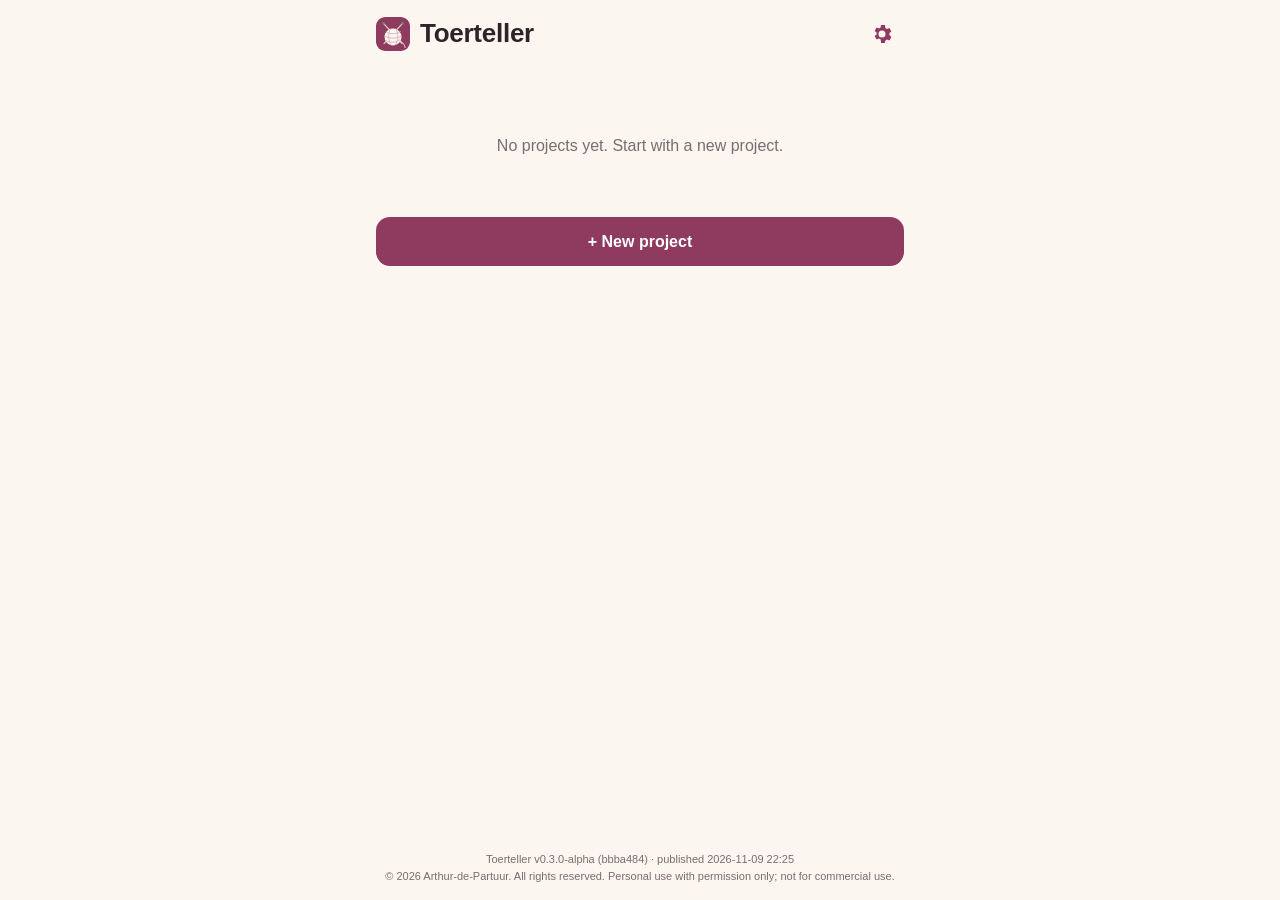
<file: index.html>
<!doctype html>
<html lang="nl">
<head>
  <meta charset="utf-8">
  <meta name="viewport" content="width=device-width, initial-scale=1, viewport-fit=cover">
  <title>Toerteller</title>
  <meta name="description" content="Toerteller: tel je toeren tijdens het breien.">
  <meta name="theme-color" content="#8E3B5F">
  <meta name="apple-mobile-web-app-capable" content="yes">
  <meta name="mobile-web-app-capable" content="yes">
  <meta name="apple-mobile-web-app-title" content="Toerteller">
  <meta name="apple-mobile-web-app-status-bar-style" content="default">
  <link rel="manifest" href="manifest.webmanifest">
  <link rel="icon" href="icons/icon.svg" type="image/svg+xml">
  <link rel="apple-touch-icon" href="icons/apple-touch-icon.png">
  <link rel="stylesheet" href="css/style.css">
</head>
<body>
  <div id="app">
    <!-- Home: list of projects -->
    <section id="view-home" class="view" hidden>
      <header class="topbar">
        <h1 class="brand"><img src="icons/icon.svg" alt="" class="brand-icon"> Toerteller</h1>
        <button class="icon-btn" id="btn-settings" data-i18n-aria="settings" aria-label="Instellingen">
          <svg viewBox="0 0 24 24" aria-hidden="true"><path d="M12 15.5a3.5 3.5 0 1 1 0-7 3.5 3.5 0 0 1 0 7Zm7.4-2.5a7.6 7.6 0 0 0 0-2l2-1.6-2-3.4-2.4 1a7.5 7.5 0 0 0-1.7-1L15 3h-4l-.3 2.5a7.5 7.5 0 0 0-1.7 1l-2.4-1-2 3.4 2 1.6a7.6 7.6 0 0 0 0 2l-2 1.6 2 3.4 2.4-1a7.5 7.5 0 0 0 1.7 1L11 21h4l.3-2.5a7.5 7.5 0 0 0 1.7-1l2.4 1 2-3.4Z"/></svg>
        </button>
      </header>

      <div id="install-hint" class="banner" hidden></div>
      <div id="backup-hint" class="banner banner-soft" hidden></div>

      <div class="totals" id="home-totals"></div>

      <ul class="project-list" id="project-list"></ul>
      <p class="empty" id="home-empty" hidden data-i18n="emptyProjects"></p>

      <button class="btn btn-primary btn-block" id="btn-new" data-i18n="newProject"></button>
      <footer class="footer" data-footer></footer>
    </section>

    <!-- One project: its parts -->
    <section id="view-parts" class="view" hidden>
      <header class="topbar">
        <button class="icon-btn" id="btn-parts-back" data-i18n-aria="back" aria-label="Terug">
          <svg viewBox="0 0 24 24" aria-hidden="true"><path d="M15.5 4 7.5 12l8 8" fill="none" stroke="currentColor" stroke-width="2.4" stroke-linecap="round" stroke-linejoin="round"/></svg>
        </button>
        <h1 class="title" id="pp-name"></h1>
        <button class="icon-btn" id="btn-project-edit" data-i18n-aria="edit" aria-label="Bewerken">
          <svg viewBox="0 0 24 24" aria-hidden="true"><path d="M4 20h4L19 9l-4-4L4 16v4Zm11-17 4 4 1.5-1.5a1.4 1.4 0 0 0 0-2L18.5 1.5a1.4 1.4 0 0 0-2 0L15 3Z"/></svg>
        </button>
      </header>
      <div class="totals" id="pp-totals"></div>
      <div class="parts-tools">
        <button class="btn btn-small" id="btn-reorder" type="button"></button>
        <button class="btn btn-small btn-primary" id="btn-add-part" type="button" data-i18n="addShort" data-i18n-aria="addPart"></button>
      </div>
      <p class="muted reorder-hint" id="reorder-hint" data-i18n="reorderHint" hidden></p>
      <ul class="project-list" id="part-list"></ul>
      <footer class="footer" data-footer></footer>
    </section>

    <!-- Counter for one part -->
    <section id="view-project" class="view" hidden>
      <header class="topbar">
        <button class="icon-btn" id="btn-back" data-i18n-aria="back" aria-label="Terug">
          <svg viewBox="0 0 24 24" aria-hidden="true"><path d="M15.5 4 7.5 12l8 8" fill="none" stroke="currentColor" stroke-width="2.4" stroke-linecap="round" stroke-linejoin="round"/></svg>
        </button>
        <div class="title-wrap"><h1 class="title" id="p-name"></h1><div class="subtitle" id="p-project"></div></div>
        <button class="icon-btn" id="btn-edit" data-i18n-aria="edit" aria-label="Bewerken">
          <svg viewBox="0 0 24 24" aria-hidden="true"><path d="M4 20h4L19 9l-4-4L4 16v4Zm11-17 4 4 1.5-1.5a1.4 1.4 0 0 0 0-2L18.5 1.5a1.4 1.4 0 0 0-2 0L15 3Z"/></svg>
        </button>
      </header>

      <button class="counter" id="btn-plus" aria-live="polite">
        <span class="counter-label" data-i18n="row"></span>
        <span class="counter-value" id="p-count">0</span>
        <span class="counter-sub" id="p-target"></span>
        <span class="counter-hint" data-i18n="tapToAdd"></span>
      </button>

      <button class="link-btn" id="p-set-target" type="button" hidden data-i18n="setTarget"></button>
      <div class="progress" id="p-progress" hidden><div class="progress-bar" id="p-progress-bar"></div></div>

      <div class="repeat" id="p-repeat" hidden></div>

      <div class="idle-banner" id="idle-banner" role="alert" hidden></div>

      <div class="row-actions">
        <button class="btn btn-ghost" id="btn-minus" data-i18n="undo"></button>
        <div class="timer">
          <span class="timer-label" data-i18n="thisRow"></span>
          <span class="timer-value" id="p-timer">0:00</span>
        </div>
        <button class="btn btn-ghost" id="btn-timer" data-i18n="pause"></button>
      </div>
      <button class="btn btn-ghost btn-block" id="btn-finish" type="button"></button>

      <details class="stats-box" id="p-stats-box">
        <summary data-i18n="statsTitle"></summary>
        <dl class="stats" id="p-stats"></dl>
      </details>

      <label class="notes">
        <span data-i18n="notes"></span>
        <textarea id="p-notes" rows="4" data-i18n-placeholder="notesPlaceholder"></textarea>
      </label>
      <footer class="footer" data-footer></footer>
    </section>

    <!-- New project / edit project -->
    <section id="view-newproject" class="view" hidden>
      <header class="topbar">
        <button class="icon-btn" id="btn-np-cancel" data-i18n-aria="back" aria-label="Terug">
          <svg viewBox="0 0 24 24" aria-hidden="true"><path d="M15.5 4 7.5 12l8 8" fill="none" stroke="currentColor" stroke-width="2.4" stroke-linecap="round" stroke-linejoin="round"/></svg>
        </button>
        <h1 class="title" id="np-title"></h1>
        <span class="icon-btn-spacer"></span>
      </header>
      <form id="np-form" class="form" autocomplete="off">
        <label><span data-i18n="projectName"></span>
          <input type="text" id="np-name" required maxlength="60" data-i18n-placeholder="namePlaceholder"></label>
        <div id="np-type-wrap">
          <div class="field-label" data-i18n="projectType"></div>
          <div class="type-grid" id="np-types"></div>
        </div>
        <div id="np-parts-wrap">
          <div class="field-label" data-i18n="partsToKnit"></div>
          <small class="help" data-i18n="partsHelp"></small>
          <div id="np-style-row" class="np-choice" hidden>
            <small class="help" data-i18n="dirHelp"></small>
            <div class="segmented" id="np-style"></div>
          </div>
          <div id="np-dir-row" class="np-choice" hidden>
            <small class="help" data-i18n="dirOrder"></small>
            <div class="segmented" id="np-dir">
              <button type="button" data-value="down"></button>
              <button type="button" data-value="up"></button>
            </div>
          </div>
          <label class="check-row" id="np-pair-row"><input type="checkbox" id="np-pair"> <span data-i18n="pairHelp"></span></label>
          <ul class="check-list" id="np-parts"></ul>
          <div class="add-row">
            <input type="text" id="np-custom" maxlength="60" data-i18n-placeholder="customPart">
            <button type="button" class="btn btn-ghost" id="np-custom-add" data-i18n="add"></button>
          </div>
        </div>
        <button type="submit" class="btn btn-primary btn-block" id="np-submit"></button>
        <button type="button" class="btn btn-danger btn-block" id="btn-delete-project" data-i18n="deleteProject"></button>
      </form>
    </section>

    <!-- New / edit part -->
    <section id="view-edit" class="view" hidden>
      <header class="topbar">
        <button class="icon-btn" id="btn-edit-cancel" data-i18n-aria="back" aria-label="Terug">
          <svg viewBox="0 0 24 24" aria-hidden="true"><path d="M15.5 4 7.5 12l8 8" fill="none" stroke="currentColor" stroke-width="2.4" stroke-linecap="round" stroke-linejoin="round"/></svg>
        </button>
        <h1 class="title" id="edit-title"></h1>
        <span class="icon-btn-spacer"></span>
      </header>
      <form id="edit-form" class="form" autocomplete="off">
        <div id="f-suggest-wrap">
          <div class="field-label" data-i18n="suggestions"></div>
          <div class="chips" id="f-suggest"></div>
        </div>
        <label><span data-i18n="partName"></span>
          <input type="text" id="f-name" required maxlength="60" data-i18n-placeholder="partPlaceholder"></label>
        <label><span data-i18n="target"></span>
          <input type="number" id="f-target" min="0" max="99999" inputmode="numeric" data-i18n-placeholder="optional">
          <small data-i18n="targetHelp"></small></label>
        <label><span data-i18n="repeat"></span>
          <input type="number" id="f-repeat" min="0" max="9999" inputmode="numeric" data-i18n-placeholder="optional">
          <small data-i18n="repeatHelp"></small></label>
        <label id="f-count-wrap"><span data-i18n="currentRow"></span>
          <input type="number" id="f-count" min="0" max="99999" inputmode="numeric">
          <small data-i18n="currentRowHelp"></small></label>
        <label class="check-row" id="f-done-wrap"><input type="checkbox" id="f-done"> <span data-i18n="partDone"></span></label>
        <button type="submit" class="btn btn-primary btn-block" data-i18n="save"></button>
        <button type="button" class="btn btn-ghost btn-block" id="btn-copy-part" data-i18n="copyPart"></button>
        <button type="button" class="btn btn-danger btn-block" id="btn-delete" data-i18n="deletePart"></button>
      </form>
    </section>

    <!-- Settings -->
    <section id="view-settings" class="view" hidden>
      <header class="topbar">
        <button class="icon-btn" id="btn-settings-back" data-i18n-aria="back" aria-label="Terug">
          <svg viewBox="0 0 24 24" aria-hidden="true"><path d="M15.5 4 7.5 12l8 8" fill="none" stroke="currentColor" stroke-width="2.4" stroke-linecap="round" stroke-linejoin="round"/></svg>
        </button>
        <h1 class="title" data-i18n="settings"></h1>
        <span class="icon-btn-spacer"></span>
      </header>

      <div class="card">
        <label class="select-row select-stack"><span class="select-title" data-i18n="language"></span>
          <select id="set-lang">
            <option value="auto" data-i18n="langSystem"></option>
            <option value="da">Dansk</option>
            <option value="de">Deutsch</option>
            <option value="en">English</option>
            <option value="nl">Nederlands</option>
            <option value="no">Norsk</option>
            <option value="sv">Svenska</option>
          </select>
        </label>
      </div>

      <div class="card">
        <h2 data-i18n="colours"></h2>
        <div class="segmented" id="set-theme">
          <button data-value="auto" data-i18n="automatic"></button>
          <button data-value="light" data-i18n="light"></button>
          <button data-value="dark" data-i18n="dark"></button>
        </div>
      </div>

      <div class="card">
        <label class="switch-row">
          <span><strong data-i18n="keepAwake"></strong><small data-i18n="keepAwakeHelp"></small></span>
          <input type="checkbox" id="set-wake" class="switch">
        </label>
      </div>

      <div class="card">
        <label class="switch-row">
          <span><strong data-i18n="timeTitle"></strong><small data-i18n="timeHelp"></small></span>
          <input type="checkbox" id="set-time" class="switch">
        </label>
      </div>

      <div class="card" id="idle-card">
        <h2 data-i18n="idleTitle"></h2>
        <p class="muted" data-i18n="idleHelp"></p>
        <label class="select-row"><span data-i18n="idleRemind"></span>
          <select id="set-idle-remind">
            <option value="0" data-i18n="off"></option>
            <option value="2">2 min</option><option value="3">3 min</option><option value="5">5 min</option>
            <option value="10">10 min</option><option value="15">15 min</option><option value="20">20 min</option><option value="30">30 min</option>
          </select></label>
        <div id="idle-details">
          <label class="select-row"><span data-i18n="idlePause"></span>
            <select id="set-idle-pause">
              <option value="0" data-i18n="never"></option>
              <option value="1">1 min</option><option value="2">2 min</option><option value="5">5 min</option>
              <option value="10">10 min</option><option value="15">15 min</option>
            </select></label>
          <label class="check-row"><input type="checkbox" id="set-idle-flash"> <span data-i18n="idleFlash"></span></label>
          <label class="check-row"><input type="checkbox" id="set-idle-sound"> <span data-i18n="idleSound"></span></label>
          <label class="check-row" id="set-idle-vibrate-row"><input type="checkbox" id="set-idle-vibrate"> <span data-i18n="idleVibrate"></span></label>
        </div>
      </div>

      <div class="card">
        <h2 data-i18n="backup"></h2>
        <p class="muted" data-i18n="backupHelp"></p>
        <p class="muted" id="last-backup"></p>
        <button class="btn btn-primary btn-block" id="btn-export" data-i18n="export"></button>
        <label class="btn btn-ghost btn-block file-btn">
          <span data-i18n="import"></span>
          <input type="file" id="file-import" accept=".json,application/json" hidden>
        </label>
      </div>

      <div class="card">
        <h2 data-i18n="updates"></h2>
        <label class="switch-row">
          <span><strong data-i18n="autoUpdate"></strong><small data-i18n="autoUpdateHelp"></small></span>
          <input type="checkbox" id="set-autoupdate" class="switch">
        </label>
        <p class="muted update-line"><span data-i18n="thisVersion"></span> <b id="update-version"></b></p>
        <button class="btn btn-ghost btn-block" id="btn-check-update" data-i18n="checkNow"></button>
        <p class="muted" id="update-status" role="status"></p>
      </div>

      <div class="card">
        <h2 data-i18n="help"></h2>
        <p><a href="https://github.com/Arthur-de-Partuur/Toerteller/blob/main/docs/HOW-TO.md" target="_blank" rel="noopener" data-i18n="howTo"></a></p>
        <p><a href="#" id="btn-guide" data-i18n="guideTitle"></a> · <a href="install.html" data-i18n="ipTitle"></a></p>
      </div>
      <footer class="footer" data-footer></footer>
    </section>
  </div>

  <div class="toast" id="toast" role="status" hidden></div>

  <!-- Install guide (add to Home Screen) -->
  <div id="guide" class="guide" hidden>
    <div class="guide-card" role="dialog" aria-modal="true" aria-labelledby="guide-title">
      <h2 id="guide-title" data-i18n="guideTitle"></h2>
      <ol class="guide-steps" id="guide-steps"></ol>
      <div id="guide-extra"></div>
      <p class="muted guide-done" data-i18n="gDone"></p>
      <button class="btn btn-ghost btn-block" id="guide-close" type="button" data-i18n="dismiss"></button>
    </div>
    <div class="guide-arrow" id="guide-arrow" hidden>
      <span data-i18n="gHere"></span>
      <svg viewBox="0 0 24 24" aria-hidden="true"><path d="M12 3v16M5 12l7 7 7-7" fill="none" stroke="currentColor" stroke-width="3" stroke-linecap="round" stroke-linejoin="round"/></svg>
    </div>
  </div>

  <div class="sheet" id="sheet" hidden>
    <div class="sheet-panel" role="dialog" aria-modal="true" aria-labelledby="sheet-title">
      <div class="sheet-title" id="sheet-title"></div>
      <p class="sheet-message" id="sheet-message" hidden></p>
      <div class="sheet-actions" id="sheet-actions"></div>
      <button class="sheet-btn sheet-cancel" id="sheet-cancel" type="button" data-i18n="cancel"></button>
    </div>
  </div>

  <script src="js/channel.js"></script>
  <script src="js/version.js"></script>
  <script src="js/i18n.js"></script>
  <script src="js/lang/da.js"></script>
  <script src="js/lang/de.js"></script>
  <script src="js/lang/no.js"></script>
  <script src="js/lang/sv.js"></script>
  <script src="js/templates.js"></script>
  <script src="js/install-guide.js"></script>
  <script src="js/store.js"></script>
  <script src="js/app.js"></script>
</body>
</html>
</file>
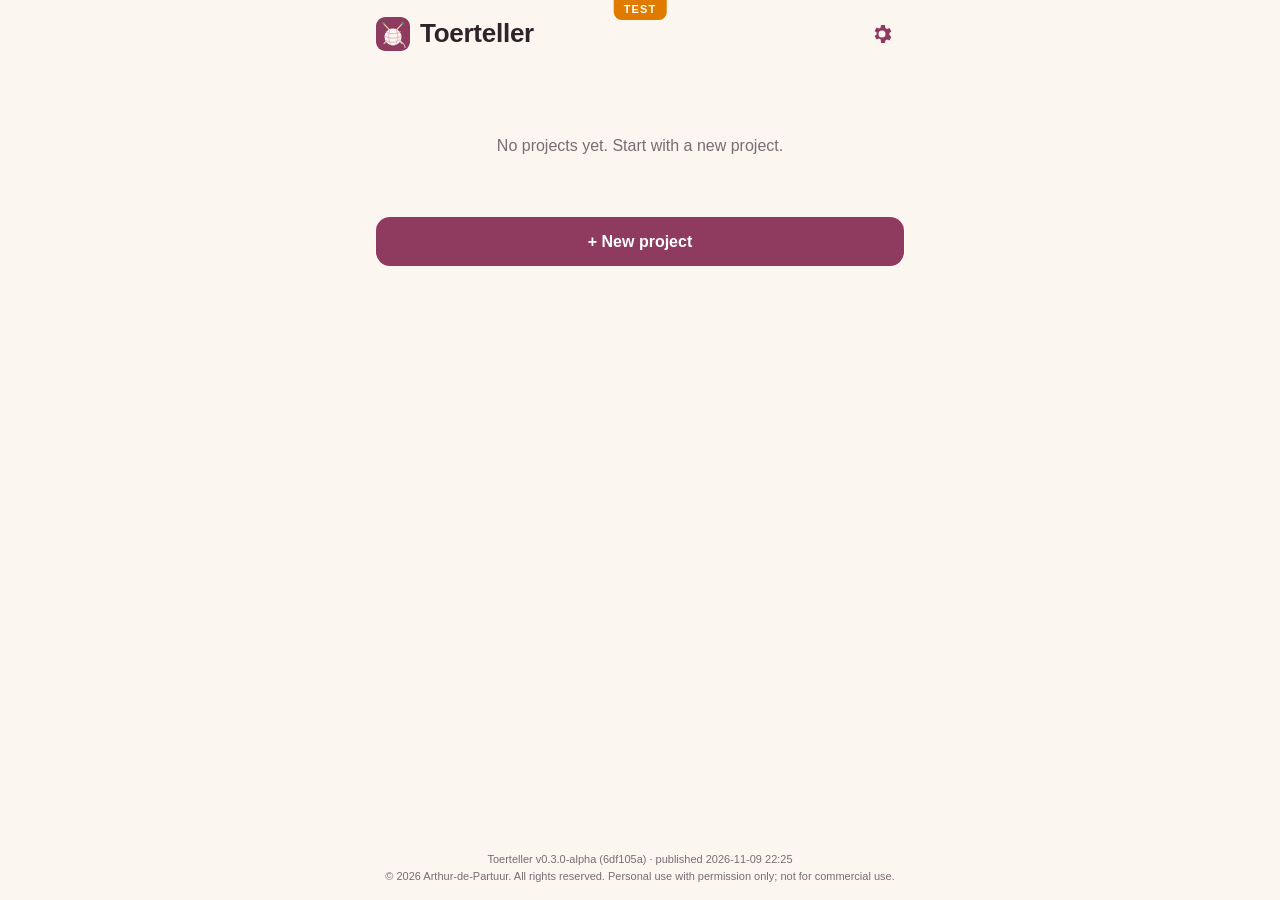
<file: dev/index.html>
<!doctype html>
<html lang="nl">
<head>
  <meta charset="utf-8">
  <meta name="viewport" content="width=device-width, initial-scale=1, viewport-fit=cover">
  <title>Toerteller TEST</title>
  <meta name="description" content="Toerteller: tel je toeren tijdens het breien.">
  <meta name="theme-color" content="#8E3B5F">
  <meta name="apple-mobile-web-app-capable" content="yes">
  <meta name="mobile-web-app-capable" content="yes">
  <meta name="apple-mobile-web-app-title" content="Toerteller TEST">
  <meta name="apple-mobile-web-app-status-bar-style" content="default">
  <link rel="manifest" href="manifest.webmanifest">
  <link rel="icon" href="icons/icon.svg" type="image/svg+xml">
  <link rel="apple-touch-icon" href="icons/apple-touch-icon.png">
  <link rel="stylesheet" href="css/style.css">
</head>
<body>
  <div id="app">
    <!-- Home: list of projects -->
    <section id="view-home" class="view" hidden>
      <header class="topbar">
        <h1 class="brand"><img src="icons/icon.svg" alt="" class="brand-icon"> Toerteller</h1>
        <button class="icon-btn" id="btn-settings" data-i18n-aria="settings" aria-label="Instellingen">
          <svg viewBox="0 0 24 24" aria-hidden="true"><path d="M12 15.5a3.5 3.5 0 1 1 0-7 3.5 3.5 0 0 1 0 7Zm7.4-2.5a7.6 7.6 0 0 0 0-2l2-1.6-2-3.4-2.4 1a7.5 7.5 0 0 0-1.7-1L15 3h-4l-.3 2.5a7.5 7.5 0 0 0-1.7 1l-2.4-1-2 3.4 2 1.6a7.6 7.6 0 0 0 0 2l-2 1.6 2 3.4 2.4-1a7.5 7.5 0 0 0 1.7 1L11 21h4l.3-2.5a7.5 7.5 0 0 0 1.7-1l2.4 1 2-3.4Z"/></svg>
        </button>
      </header>

      <div id="install-hint" class="banner" hidden></div>
      <div id="backup-hint" class="banner banner-soft" hidden></div>

      <div class="totals" id="home-totals"></div>

      <ul class="project-list" id="project-list"></ul>
      <p class="empty" id="home-empty" hidden data-i18n="emptyProjects"></p>

      <button class="btn btn-primary btn-block" id="btn-new" data-i18n="newProject"></button>
      <footer class="footer" data-footer></footer>
    </section>

    <!-- One project: its parts -->
    <section id="view-parts" class="view" hidden>
      <header class="topbar">
        <button class="icon-btn" id="btn-parts-back" data-i18n-aria="back" aria-label="Terug">
          <svg viewBox="0 0 24 24" aria-hidden="true"><path d="M15.5 4 7.5 12l8 8" fill="none" stroke="currentColor" stroke-width="2.4" stroke-linecap="round" stroke-linejoin="round"/></svg>
        </button>
        <h1 class="title" id="pp-name"></h1>
        <button class="icon-btn" id="btn-project-edit" data-i18n-aria="edit" aria-label="Bewerken">
          <svg viewBox="0 0 24 24" aria-hidden="true"><path d="M4 20h4L19 9l-4-4L4 16v4Zm11-17 4 4 1.5-1.5a1.4 1.4 0 0 0 0-2L18.5 1.5a1.4 1.4 0 0 0-2 0L15 3Z"/></svg>
        </button>
      </header>
      <div class="totals" id="pp-totals"></div>
      <div class="parts-tools">
        <button class="btn btn-small" id="btn-reorder" type="button"></button>
        <button class="btn btn-small btn-primary" id="btn-add-part" type="button" data-i18n="addShort" data-i18n-aria="addPart"></button>
      </div>
      <p class="muted reorder-hint" id="reorder-hint" data-i18n="reorderHint" hidden></p>
      <ul class="project-list" id="part-list"></ul>
      <footer class="footer" data-footer></footer>
    </section>

    <!-- Counter for one part -->
    <section id="view-project" class="view" hidden>
      <header class="topbar">
        <button class="icon-btn" id="btn-back" data-i18n-aria="back" aria-label="Terug">
          <svg viewBox="0 0 24 24" aria-hidden="true"><path d="M15.5 4 7.5 12l8 8" fill="none" stroke="currentColor" stroke-width="2.4" stroke-linecap="round" stroke-linejoin="round"/></svg>
        </button>
        <div class="title-wrap"><h1 class="title" id="p-name"></h1><div class="subtitle" id="p-project"></div></div>
        <button class="icon-btn" id="btn-edit" data-i18n-aria="edit" aria-label="Bewerken">
          <svg viewBox="0 0 24 24" aria-hidden="true"><path d="M4 20h4L19 9l-4-4L4 16v4Zm11-17 4 4 1.5-1.5a1.4 1.4 0 0 0 0-2L18.5 1.5a1.4 1.4 0 0 0-2 0L15 3Z"/></svg>
        </button>
      </header>

      <button class="counter" id="btn-plus" aria-live="polite">
        <span class="counter-label" data-i18n="row"></span>
        <span class="counter-value" id="p-count">0</span>
        <span class="counter-sub" id="p-target"></span>
        <span class="counter-hint" data-i18n="tapToAdd"></span>
      </button>

      <button class="link-btn" id="p-set-target" type="button" hidden data-i18n="setTarget"></button>
      <div class="progress" id="p-progress" hidden><div class="progress-bar" id="p-progress-bar"></div></div>

      <div class="repeat" id="p-repeat" hidden></div>

      <div class="idle-banner" id="idle-banner" role="alert" hidden></div>

      <div class="row-actions">
        <button class="btn btn-ghost" id="btn-minus" data-i18n="undo"></button>
        <div class="timer">
          <span class="timer-label" data-i18n="thisRow"></span>
          <span class="timer-value" id="p-timer">0:00</span>
        </div>
        <button class="btn btn-ghost" id="btn-timer" data-i18n="pause"></button>
      </div>
      <button class="btn btn-ghost btn-block" id="btn-finish" type="button"></button>

      <details class="stats-box" id="p-stats-box">
        <summary data-i18n="statsTitle"></summary>
        <dl class="stats" id="p-stats"></dl>
      </details>

      <label class="notes">
        <span data-i18n="notes"></span>
        <textarea id="p-notes" rows="4" data-i18n-placeholder="notesPlaceholder"></textarea>
      </label>
      <footer class="footer" data-footer></footer>
    </section>

    <!-- New project / edit project -->
    <section id="view-newproject" class="view" hidden>
      <header class="topbar">
        <button class="icon-btn" id="btn-np-cancel" data-i18n-aria="back" aria-label="Terug">
          <svg viewBox="0 0 24 24" aria-hidden="true"><path d="M15.5 4 7.5 12l8 8" fill="none" stroke="currentColor" stroke-width="2.4" stroke-linecap="round" stroke-linejoin="round"/></svg>
        </button>
        <h1 class="title" id="np-title"></h1>
        <span class="icon-btn-spacer"></span>
      </header>
      <form id="np-form" class="form" autocomplete="off">
        <label><span data-i18n="projectName"></span>
          <input type="text" id="np-name" required maxlength="60" data-i18n-placeholder="namePlaceholder"></label>
        <div id="np-type-wrap">
          <div class="field-label" data-i18n="projectType"></div>
          <div class="type-grid" id="np-types"></div>
        </div>
        <div id="np-parts-wrap">
          <div class="field-label" data-i18n="partsToKnit"></div>
          <small class="help" data-i18n="partsHelp"></small>
          <div id="np-style-row" class="np-choice" hidden>
            <small class="help" data-i18n="dirHelp"></small>
            <div class="segmented" id="np-style"></div>
          </div>
          <div id="np-dir-row" class="np-choice" hidden>
            <small class="help" data-i18n="dirOrder"></small>
            <div class="segmented" id="np-dir">
              <button type="button" data-value="down"></button>
              <button type="button" data-value="up"></button>
            </div>
          </div>
          <label class="check-row" id="np-pair-row"><input type="checkbox" id="np-pair"> <span data-i18n="pairHelp"></span></label>
          <ul class="check-list" id="np-parts"></ul>
          <div class="add-row">
            <input type="text" id="np-custom" maxlength="60" data-i18n-placeholder="customPart">
            <button type="button" class="btn btn-ghost" id="np-custom-add" data-i18n="add"></button>
          </div>
        </div>
        <button type="submit" class="btn btn-primary btn-block" id="np-submit"></button>
        <button type="button" class="btn btn-danger btn-block" id="btn-delete-project" data-i18n="deleteProject"></button>
      </form>
    </section>

    <!-- New / edit part -->
    <section id="view-edit" class="view" hidden>
      <header class="topbar">
        <button class="icon-btn" id="btn-edit-cancel" data-i18n-aria="back" aria-label="Terug">
          <svg viewBox="0 0 24 24" aria-hidden="true"><path d="M15.5 4 7.5 12l8 8" fill="none" stroke="currentColor" stroke-width="2.4" stroke-linecap="round" stroke-linejoin="round"/></svg>
        </button>
        <h1 class="title" id="edit-title"></h1>
        <span class="icon-btn-spacer"></span>
      </header>
      <form id="edit-form" class="form" autocomplete="off">
        <div id="f-suggest-wrap">
          <div class="field-label" data-i18n="suggestions"></div>
          <div class="chips" id="f-suggest"></div>
        </div>
        <label><span data-i18n="partName"></span>
          <input type="text" id="f-name" required maxlength="60" data-i18n-placeholder="partPlaceholder"></label>
        <label><span data-i18n="target"></span>
          <input type="number" id="f-target" min="0" max="99999" inputmode="numeric" data-i18n-placeholder="optional">
          <small data-i18n="targetHelp"></small></label>
        <label><span data-i18n="repeat"></span>
          <input type="number" id="f-repeat" min="0" max="9999" inputmode="numeric" data-i18n-placeholder="optional">
          <small data-i18n="repeatHelp"></small></label>
        <label id="f-count-wrap"><span data-i18n="currentRow"></span>
          <input type="number" id="f-count" min="0" max="99999" inputmode="numeric">
          <small data-i18n="currentRowHelp"></small></label>
        <label class="check-row" id="f-done-wrap"><input type="checkbox" id="f-done"> <span data-i18n="partDone"></span></label>
        <button type="submit" class="btn btn-primary btn-block" data-i18n="save"></button>
        <button type="button" class="btn btn-ghost btn-block" id="btn-copy-part" data-i18n="copyPart"></button>
        <button type="button" class="btn btn-danger btn-block" id="btn-delete" data-i18n="deletePart"></button>
      </form>
    </section>

    <!-- Settings -->
    <section id="view-settings" class="view" hidden>
      <header class="topbar">
        <button class="icon-btn" id="btn-settings-back" data-i18n-aria="back" aria-label="Terug">
          <svg viewBox="0 0 24 24" aria-hidden="true"><path d="M15.5 4 7.5 12l8 8" fill="none" stroke="currentColor" stroke-width="2.4" stroke-linecap="round" stroke-linejoin="round"/></svg>
        </button>
        <h1 class="title" data-i18n="settings"></h1>
        <span class="icon-btn-spacer"></span>
      </header>

      <div class="card">
        <label class="select-row select-stack"><span class="select-title" data-i18n="language"></span>
          <select id="set-lang">
            <option value="auto" data-i18n="langSystem"></option>
            <option value="da">Dansk</option>
            <option value="de">Deutsch</option>
            <option value="en">English</option>
            <option value="nl">Nederlands</option>
            <option value="no">Norsk</option>
            <option value="sv">Svenska</option>
          </select>
        </label>
      </div>

      <div class="card">
        <h2 data-i18n="colours"></h2>
        <div class="segmented" id="set-theme">
          <button data-value="auto" data-i18n="automatic"></button>
          <button data-value="light" data-i18n="light"></button>
          <button data-value="dark" data-i18n="dark"></button>
        </div>
      </div>

      <div class="card">
        <label class="switch-row">
          <span><strong data-i18n="keepAwake"></strong><small data-i18n="keepAwakeHelp"></small></span>
          <input type="checkbox" id="set-wake" class="switch">
        </label>
      </div>

      <div class="card">
        <label class="switch-row">
          <span><strong data-i18n="timeTitle"></strong><small data-i18n="timeHelp"></small></span>
          <input type="checkbox" id="set-time" class="switch">
        </label>
      </div>

      <div class="card" id="idle-card">
        <h2 data-i18n="idleTitle"></h2>
        <p class="muted" data-i18n="idleHelp"></p>
        <label class="select-row"><span data-i18n="idleRemind"></span>
          <select id="set-idle-remind">
            <option value="0" data-i18n="off"></option>
            <option value="2">2 min</option><option value="3">3 min</option><option value="5">5 min</option>
            <option value="10">10 min</option><option value="15">15 min</option><option value="20">20 min</option><option value="30">30 min</option>
          </select></label>
        <div id="idle-details">
          <label class="select-row"><span data-i18n="idlePause"></span>
            <select id="set-idle-pause">
              <option value="0" data-i18n="never"></option>
              <option value="1">1 min</option><option value="2">2 min</option><option value="5">5 min</option>
              <option value="10">10 min</option><option value="15">15 min</option>
            </select></label>
          <label class="check-row"><input type="checkbox" id="set-idle-flash"> <span data-i18n="idleFlash"></span></label>
          <label class="check-row"><input type="checkbox" id="set-idle-sound"> <span data-i18n="idleSound"></span></label>
          <label class="check-row" id="set-idle-vibrate-row"><input type="checkbox" id="set-idle-vibrate"> <span data-i18n="idleVibrate"></span></label>
        </div>
      </div>

      <div class="card">
        <h2 data-i18n="backup"></h2>
        <p class="muted" data-i18n="backupHelp"></p>
        <p class="muted" id="last-backup"></p>
        <button class="btn btn-primary btn-block" id="btn-export" data-i18n="export"></button>
        <label class="btn btn-ghost btn-block file-btn">
          <span data-i18n="import"></span>
          <input type="file" id="file-import" accept=".json,application/json" hidden>
        </label>
      </div>

      <div class="card">
        <h2 data-i18n="updates"></h2>
        <label class="switch-row">
          <span><strong data-i18n="autoUpdate"></strong><small data-i18n="autoUpdateHelp"></small></span>
          <input type="checkbox" id="set-autoupdate" class="switch">
        </label>
        <p class="muted update-line"><span data-i18n="thisVersion"></span> <b id="update-version"></b></p>
        <button class="btn btn-ghost btn-block" id="btn-check-update" data-i18n="checkNow"></button>
        <p class="muted" id="update-status" role="status"></p>
      </div>

      <div class="card">
        <h2 data-i18n="help"></h2>
        <p><a href="https://github.com/Arthur-de-Partuur/Toerteller/blob/main/docs/HOW-TO.md" target="_blank" rel="noopener" data-i18n="howTo"></a></p>
        <p><a href="#" id="btn-guide" data-i18n="guideTitle"></a> · <a href="install.html" data-i18n="ipTitle"></a></p>
      </div>
      <footer class="footer" data-footer></footer>
    </section>
  </div>

  <div class="toast" id="toast" role="status" hidden></div>

  <!-- Install guide (add to Home Screen) -->
  <div id="guide" class="guide" hidden>
    <div class="guide-card" role="dialog" aria-modal="true" aria-labelledby="guide-title">
      <h2 id="guide-title" data-i18n="guideTitle"></h2>
      <ol class="guide-steps" id="guide-steps"></ol>
      <div id="guide-extra"></div>
      <p class="muted guide-done" data-i18n="gDone"></p>
      <button class="btn btn-ghost btn-block" id="guide-close" type="button" data-i18n="dismiss"></button>
    </div>
    <div class="guide-arrow" id="guide-arrow" hidden>
      <span data-i18n="gHere"></span>
      <svg viewBox="0 0 24 24" aria-hidden="true"><path d="M12 3v16M5 12l7 7 7-7" fill="none" stroke="currentColor" stroke-width="3" stroke-linecap="round" stroke-linejoin="round"/></svg>
    </div>
  </div>

  <div class="sheet" id="sheet" hidden>
    <div class="sheet-panel" role="dialog" aria-modal="true" aria-labelledby="sheet-title">
      <div class="sheet-title" id="sheet-title"></div>
      <p class="sheet-message" id="sheet-message" hidden></p>
      <div class="sheet-actions" id="sheet-actions"></div>
      <button class="sheet-btn sheet-cancel" id="sheet-cancel" type="button" data-i18n="cancel"></button>
    </div>
  </div>

  <script src="js/channel.js"></script>
  <script src="js/version.js"></script>
  <script src="js/i18n.js"></script>
  <script src="js/lang/da.js"></script>
  <script src="js/lang/de.js"></script>
  <script src="js/lang/no.js"></script>
  <script src="js/lang/sv.js"></script>
  <script src="js/templates.js"></script>
  <script src="js/install-guide.js"></script>
  <script src="js/store.js"></script>
  <script src="js/app.js"></script>
</body>
</html>
</file>
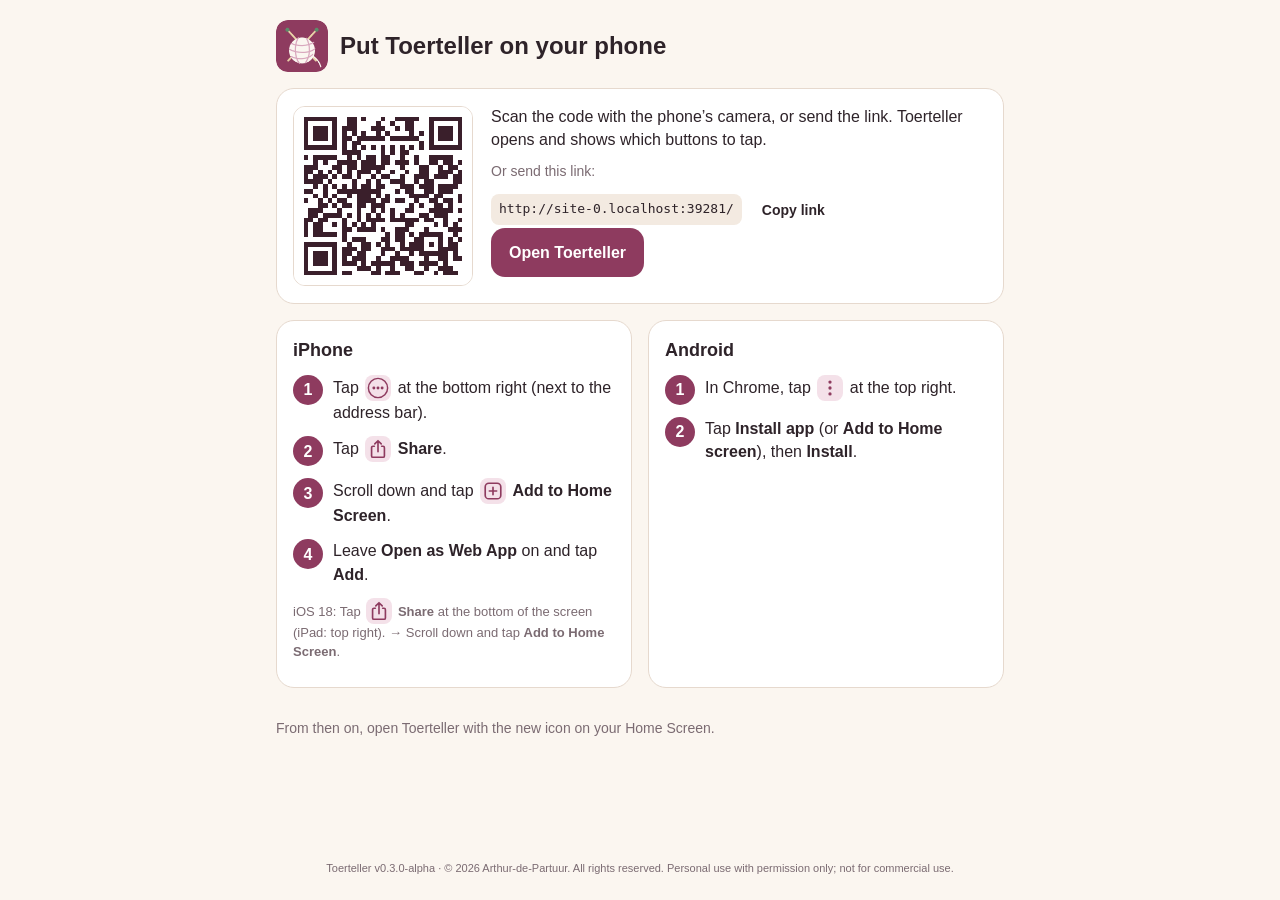
<file: install.html>
<!doctype html>
<html lang="nl">
<head>
  <meta charset="utf-8">
  <meta name="viewport" content="width=device-width, initial-scale=1, viewport-fit=cover">
  <title>Toerteller installeren</title>
  <meta name="theme-color" content="#8E3B5F">
  <link rel="icon" href="icons/icon.svg" type="image/svg+xml">
  <link rel="stylesheet" href="css/style.css">
  <style>
    .ip { max-width: 760px; margin: 0 auto; padding: 20px 16px 24px; display: flex; flex-direction: column; gap: 16px; min-height: 100vh; }
    .ip-head { display: flex; align-items: center; gap: 12px; }
    .ip-head img { width: 52px; height: 52px; border-radius: 12px; }
    .ip-head h1 { margin: 0; font-size: 24px; }
    .ip-qr { display: grid; grid-template-columns: 180px 1fr; gap: 18px; align-items: center; }
    .ip-qr img { width: 180px; height: 180px; border-radius: 12px; background: #fff; border: 1px solid var(--line); }
    .ip-qr p { margin: 0 0 10px; }
    .ip-link { display: flex; gap: 8px; align-items: center; flex-wrap: wrap; }
    .ip-link code { font-size: 13px; word-break: break-all; background: var(--surface-2); padding: 6px 8px; border-radius: 8px; }
    .ip-cols { display: grid; grid-template-columns: 1fr 1fr; gap: 16px; }
    .ip-cols h2 { margin: 0 0 12px; font-size: 18px; }
    .ip-cols .card.mine { border-color: var(--primary); box-shadow: 0 0 0 2px var(--primary-soft); }
    .ip-note { font-size: 13px; margin: 8px 0 0; }
    #ip-open { text-decoration: none; }
    @media (max-width: 620px) {
      .ip-qr { grid-template-columns: 1fr; justify-items: center; text-align: center; }
      .ip-link { justify-content: center; }
      .ip-cols { grid-template-columns: 1fr; }
    }
  </style>
</head>
<body>
  <main class="ip">
    <header class="ip-head">
      <img src="icons/icon-192.png" alt="">
      <h1 data-i18n="ipTitle"></h1>
    </header>

    <div class="card ip-qr">
      <img id="ip-qr" src="icons/qr-app.svg" alt="QR code">
      <div>
        <p data-i18n="ipScan"></p>
        <p class="muted" data-i18n="ipLink"></p>
        <div class="ip-link"><code id="ip-url"></code> <button class="btn btn-small" id="ip-copy" type="button" data-i18n="copyLink"></button></div>
        <p><a class="btn btn-primary" id="ip-open" href="./?install" data-i18n="ipOpen"></a></p>
      </div>
    </div>

    <div class="ip-cols">
      <div class="card" id="ip-iphone">
        <h2>iPhone</h2>
        <ol class="guide-steps" id="ip-steps-iphone"></ol>
        <p class="muted ip-note" id="ip-iphone-old"></p>
      </div>
      <div class="card" id="ip-android">
        <h2>Android</h2>
        <ol class="guide-steps" id="ip-steps-android"></ol>
      </div>
    </div>
    <p class="muted" data-i18n="gDone"></p>

    <footer class="footer" id="ip-footer"></footer>
  </main>

  <script src="js/channel.js"></script>
  <script src="js/version.js"></script>
  <script src="js/i18n.js"></script>
  <script src="js/lang/da.js"></script>
  <script src="js/lang/de.js"></script>
  <script src="js/lang/no.js"></script>
  <script src="js/lang/sv.js"></script>
  <script src="js/install-guide.js"></script>
  <script>
  (function () {
    // Language: the app's own choice on this device if any, otherwise the phone/computer language.
    let lang = 'en';
    try {
      const key = self.TT_CHANNEL.dev ? 'toerteller-dev.v1' : 'toerteller.v1';
      const pref = JSON.parse(localStorage.getItem(key)).settings.lang;
      if (self.TT_TEXT[pref]) lang = pref; else throw 0;
    } catch (e) {
      const list = (navigator.languages && navigator.languages.length) ? navigator.languages : [navigator.language || 'en'];
      for (const l of list) { let c = String(l).toLowerCase().slice(0, 2); if (c === 'nb' || c === 'nn') c = 'no'; if (self.TT_TEXT[c]) { lang = c; break; } }
    }
    const t = (k) => (self.TT_TEXT[lang] && self.TT_TEXT[lang][k]) || self.TT_TEXT.en[k] || k;
    document.documentElement.lang = lang;
    document.title = t('ipTitle');
    document.querySelectorAll('[data-i18n]').forEach(el => { el.textContent = t(el.dataset.i18n); });

    const url = new URL('./?install', location.href).href;
    document.getElementById('ip-url').textContent = url.replace(/\?install$/, '');
    if (self.TT_CHANNEL.dev) document.getElementById('ip-qr').src = 'icons/qr-app-test.svg';
    document.getElementById('ip-copy').onclick = (e) => {
      const b = e.currentTarget, done = () => { b.textContent = t('linkCopied'); };
      const plain = url.replace(/\?install$/, '');
      if (navigator.clipboard && navigator.clipboard.writeText) navigator.clipboard.writeText(plain).then(done, () => prompt('', plain)); else prompt('', plain);
    };

    const G = self.TTGuide, pf = G.platform();
    const fillList = (id, steps) => { const ol = document.getElementById(id); steps.forEach(h => { const li = document.createElement('li'); li.innerHTML = h; ol.append(li); }); };
    fillList('ip-steps-iphone', G.steps(pf === 'ios' ? 'ios' : 'ios26', t));
    fillList('ip-steps-android', G.steps('android', t));
    // Older iPhones (iOS 18 and earlier) have Share directly in the bottom bar.
    document.getElementById('ip-iphone-old').innerHTML = pf === 'ios' ? '' : 'iOS 18: ' + G.fill(t('gIosOldShare')) + ' → ' + t('gIosAdd').replace(/\{add\}\s*/, '');
    if (pf.startsWith('ios')) document.getElementById('ip-iphone').classList.add('mine');
    if (pf === 'android') { const a = document.getElementById('ip-android'); a.classList.add('mine'); a.parentNode.prepend(a); }

    const v = self.TT_VERSION;
    document.getElementById('ip-footer').textContent = 'Toerteller v' + v.version + ' · ' + t('footerRights');
  })();
  </script>
</body>
</html>
</file>
<file: css/style.css>
/* Toerteller look and feel. Colours are tokens; dark mode redefines them. */
:root {
  --bg: #FBF6F0;          /* warm cream */
  --surface: #FFFFFF;
  --surface-2: #F3EAE1;
  --text: #2E2329;
  --muted: #7B6B72;
  --line: #E6D9CE;
  --primary: #8E3B5F;     /* berry wool */
  --primary-ink: #FFFFFF;
  --primary-soft: #F4E1E9;
  --accent: #5E8C6A;      /* sage */
  --accent-soft: #E3EEE5;
  --accent-ink: #FFFFFF;
  --danger: #B3261E;
  --radius: 18px;
  --shadow: 0 2px 10px rgba(80, 40, 60, .08);
  color-scheme: light;
}
@media (prefers-color-scheme: dark) {
  :root:not([data-theme="light"]) {
    --bg: #1E1A1D; --surface: #2A2428; --surface-2: #342C31; --text: #F4ECEF; --muted: #B5A6AD;
    --line: #43383E; --primary: #E08AAE; --primary-ink: #2A1420; --primary-soft: #4A2A38;
    --accent: #8DC09A; --accent-soft: #2C3B30; --accent-ink: #13261A; --danger: #F2847B; --shadow: none; color-scheme: dark;
  }
}
:root[data-theme="dark"] {
  --bg: #1E1A1D; --surface: #2A2428; --surface-2: #342C31; --text: #F4ECEF; --muted: #B5A6AD;
  --line: #43383E; --primary: #E08AAE; --primary-ink: #2A1420; --primary-soft: #4A2A38;
  --accent: #8DC09A; --accent-soft: #2C3B30; --accent-ink: #13261A; --danger: #F2847B; --shadow: none; color-scheme: dark;
}

* { box-sizing: border-box; }
html { -webkit-text-size-adjust: 100%; }
body {
  margin: 0; background: var(--bg); color: var(--text);
  font: 16px/1.45 -apple-system, BlinkMacSystemFont, "SF Pro Rounded", "Segoe UI", Roboto, Arial, sans-serif;
  -webkit-tap-highlight-color: transparent;
}
button, input, textarea { font: inherit; color: inherit; }
button { touch-action: manipulation; cursor: pointer; }
a { color: var(--primary); }

.view {
  max-width: 560px; margin: 0 auto;
  padding: calc(env(safe-area-inset-top) + 8px) calc(env(safe-area-inset-right) + 16px) calc(env(safe-area-inset-bottom) + 16px) calc(env(safe-area-inset-left) + 16px);
  min-height: 100dvh; display: flex; flex-direction: column; gap: 14px;
}
.view[hidden] { display: none; }

/* top bar */
.topbar { display: flex; align-items: center; gap: 8px; min-height: 52px; }
.brand { display: flex; align-items: center; gap: 10px; font-size: 26px; margin: 0; flex: 1; letter-spacing: -.01em; }
.brand-icon { width: 34px; height: 34px; border-radius: 9px; }
.title { flex: 1; margin: 0; font-size: 20px; text-align: center; white-space: nowrap; overflow: hidden; text-overflow: ellipsis; }
.icon-btn, .icon-btn-spacer { width: 44px; height: 44px; flex: none; }
.icon-btn { border: 0; background: transparent; border-radius: 12px; display: grid; place-items: center; color: var(--primary); }
.icon-btn svg { width: 24px; height: 24px; fill: currentColor; }
.icon-btn:active { background: var(--primary-soft); }

/* buttons */
.btn {
  border: 0; border-radius: 14px; padding: 13px 18px; font-weight: 600; min-height: 48px;
  background: var(--surface-2); color: var(--text); display: inline-flex; align-items: center; justify-content: center; text-align: center;
}
.btn:disabled { opacity: .4; }
.btn-primary { background: var(--primary); color: var(--primary-ink); }
.btn-ghost { background: var(--surface); border: 1px solid var(--line); }
.btn-danger { background: transparent; color: var(--danger); }
.btn-block { width: 100%; }
.btn-small { min-height: 36px; padding: 6px 12px; font-size: 14px; border-radius: 10px; background: var(--surface); flex: none; }
.btn:active { transform: scale(.98); }
.file-btn { cursor: pointer; margin-top: 8px; }

/* banners */
.banner { display: flex; gap: 10px; align-items: center; background: var(--primary-soft); border-radius: 14px; padding: 12px 14px; font-size: 14px; }
.banner span { flex: 1; }
.banner-soft { background: var(--accent-soft); }
.banner[hidden] { display: none; }

/* home */
.totals { color: var(--muted); font-size: 14px; }
.totals[hidden] { display: none; }
.project-list { list-style: none; margin: 0; padding: 0; display: grid; gap: 10px; }
.project-card {
  display: grid; grid-template-columns: 64px 1fr; grid-template-rows: auto auto auto; column-gap: 14px;
  background: var(--surface); border-radius: var(--radius); padding: 14px 16px; text-decoration: none; color: var(--text);
  box-shadow: var(--shadow); border: 1px solid var(--line);
}
.project-card:active { background: var(--surface-2); }
.pc-count { grid-row: 1 / span 3; align-self: center; text-align: center; font-size: 30px; font-weight: 700; color: var(--primary); font-variant-numeric: tabular-nums; }
.pc-name { font-weight: 600; font-size: 17px; overflow: hidden; text-overflow: ellipsis; white-space: nowrap; }
.pc-meta { color: var(--muted); font-size: 14px; }
.pc-bar { height: 6px; background: var(--surface-2); border-radius: 3px; margin-top: 8px; overflow: hidden; }
.pc-bar span { display: block; height: 100%; background: var(--accent); border-radius: 3px; }
.empty { color: var(--muted); text-align: center; padding: 30px 10px; }
.empty[hidden] { display: none; }

/* counter */
.counter {
  border: 0; width: 100%; min-height: 42dvh; border-radius: 28px; background: var(--primary); color: var(--primary-ink);
  display: flex; flex-direction: column; align-items: center; justify-content: center; gap: 2px; padding: 20px;
  box-shadow: 0 8px 24px rgba(142, 59, 95, .25); user-select: none; -webkit-user-select: none;
}
.counter:active { filter: brightness(1.08); }
.counter.bump .counter-value { animation: bump .28s ease-out; }
@keyframes bump { 0% { transform: scale(1); } 40% { transform: scale(1.14); } 100% { transform: scale(1); } }
.counter-label { font-size: 18px; opacity: .85; text-transform: uppercase; letter-spacing: .12em; }
.counter-value { font-size: clamp(96px, 32vw, 160px); font-weight: 700; line-height: 1; font-variant-numeric: tabular-nums; }
.counter-sub { font-size: 20px; opacity: .9; min-height: 1.2em; }
.counter-hint { font-size: 13px; opacity: .7; margin-top: 8px; }

.progress { height: 10px; background: var(--surface-2); border-radius: 5px; overflow: hidden; }
.progress[hidden] { display: none; }
.progress-bar { height: 100%; background: var(--accent); border-radius: 5px; transition: width .3s; }

.repeat { text-align: center; font-weight: 600; background: var(--accent-soft); color: var(--text); border-radius: 14px; padding: 10px; }
.repeat.repeat-end { background: var(--accent); color: var(--accent-ink); }
.repeat[hidden] { display: none; }

.row-actions { display: grid; grid-template-columns: 1fr auto 1fr; align-items: center; gap: 10px; }
.timer { display: flex; flex-direction: column; align-items: center; min-width: 96px; }
.timer-label { font-size: 12px; color: var(--muted); text-transform: uppercase; letter-spacing: .08em; }
.timer-value { font-size: 28px; font-weight: 700; font-variant-numeric: tabular-nums; }
.timer-value.paused { color: var(--muted); }
#btn-timer.is-paused { background: var(--accent); color: var(--accent-ink); border-color: transparent; }

.stats { margin: 0; display: grid; grid-template-columns: 1fr 1fr; gap: 8px; }
.stats div { background: var(--surface); border: 1px solid var(--line); border-radius: 14px; padding: 10px 12px; }
.stats dt { font-size: 12px; color: var(--muted); }
.stats dd { margin: 2px 0 0; font-weight: 600; }

.notes { display: grid; gap: 6px; font-weight: 600; }
textarea, input[type="text"], input[type="number"] {
  width: 100%; border: 1px solid var(--line); background: var(--surface); border-radius: 12px; padding: 12px; font-size: 16px; font-weight: 400;
}
textarea:focus, input:focus { outline: 2px solid var(--primary); outline-offset: 0; border-color: transparent; }

/* forms and settings */
.form { display: grid; gap: 16px; }
.form label { display: grid; gap: 6px; font-weight: 600; }
.form label[hidden] { display: none; }
.form small, .switch-row small { font-weight: 400; color: var(--muted); font-size: 13px; display: block; }
.btn[hidden] { display: none; }
.card { background: var(--surface); border: 1px solid var(--line); border-radius: var(--radius); padding: 16px; }
.card h2 { font-size: 16px; margin: 0 0 10px; }
.card p { margin: 0 0 10px; }
.muted { color: var(--muted); font-size: 14px; }
.segmented { display: grid; grid-auto-flow: column; grid-auto-columns: 1fr; background: var(--surface-2); border-radius: 12px; padding: 3px; }
.segmented button { border: 0; background: transparent; border-radius: 10px; padding: 9px 4px; font-size: 14px; }
.segmented button.active { background: var(--surface); box-shadow: var(--shadow); font-weight: 600; color: var(--primary); }
.switch-row { display: flex; align-items: center; gap: 12px; justify-content: space-between; }
.switch { appearance: none; -webkit-appearance: none; width: 52px; height: 32px; border-radius: 16px; background: var(--line); position: relative; flex: none; transition: background .2s; }
.switch::after { content: ""; position: absolute; top: 3px; left: 3px; width: 26px; height: 26px; border-radius: 50%; background: #fff; transition: transform .2s; box-shadow: 0 1px 3px rgba(0,0,0,.25); }
.switch:checked { background: var(--accent); }
.switch:checked::after { transform: translateX(20px); }

/* inactivity reminder */
.idle-banner { background: var(--primary); color: var(--primary-ink); border-radius: 14px; padding: 12px 14px; font-weight: 600; text-align: center; }
.idle-banner[hidden] { display: none; }
body.idle-alert .counter { animation: idle-flash 1s ease-in-out infinite; }
body.idle-alert .idle-banner { animation: idle-flash 1s ease-in-out infinite; }
@keyframes idle-flash { 0%, 100% { filter: none; } 50% { filter: brightness(1.35) saturate(1.2); box-shadow: 0 0 0 6px var(--accent); } }
@media (prefers-reduced-motion: reduce) { body.idle-alert .counter, body.idle-alert .idle-banner { animation-duration: 2.5s; } }
.select-row, .check-row { display: flex; align-items: center; justify-content: space-between; gap: 12px; padding: 8px 0; }
.check-row { justify-content: flex-start; }
.check-row input { width: 22px; height: 22px; accent-color: var(--accent); }
.check-row[hidden], #idle-details[hidden] { display: none; }
select { font: inherit; color: var(--text); background: var(--surface-2); border: 1px solid var(--line); border-radius: 10px; padding: 8px 10px; }

#update-status:empty { display: none; }
.update-line { margin: 12px 0 10px; }

/* project form, parts */
.title-wrap { flex: 1; min-width: 0; text-align: center; }
.title-wrap .title { display: block; }
.subtitle { font-size: 13px; color: var(--muted); white-space: nowrap; overflow: hidden; text-overflow: ellipsis; }
.field-label { font-weight: 600; margin-bottom: 6px; }
.help { display: block; color: var(--muted); font-size: 13px; margin-bottom: 6px; }
.type-grid { display: grid; grid-template-columns: repeat(3, 1fr); gap: 8px; }
.type-btn { border: 1px solid var(--line); background: var(--surface); border-radius: 14px; padding: 10px 4px; display: flex; flex-direction: column; align-items: center; gap: 4px; font-size: 13px; min-height: 72px; }
.type-btn .type-icon { font-size: 24px; line-height: 1; }
.type-btn.active { border-color: var(--primary); background: var(--primary-soft); font-weight: 600; }
.check-list { list-style: none; margin: 0; padding: 0; background: var(--surface); border: 1px solid var(--line); border-radius: 14px; }
.check-list li { display: flex; align-items: center; padding: 2px 12px; border-bottom: 1px solid var(--line); }
.check-list li:last-child { border-bottom: 0; }
.check-list .check-row { flex: 1; font-weight: 400; }
.remove-btn { background: transparent; color: var(--muted); }
.add-row { display: flex; gap: 8px; margin-top: 8px; }
.add-row input { flex: 1; }
.chips { display: flex; flex-wrap: wrap; gap: 8px; }
.chip { border: 1px solid var(--line); background: var(--surface); border-radius: 999px; padding: 8px 12px; font-size: 14px; }
.chip:active { background: var(--primary-soft); }
.form .check-row { display: flex; font-weight: 600; }
.part-item { display: flex; align-items: center; gap: 8px; }
.part-item > .project-card { flex: 1; min-width: 0; }
.part-item.is-done .pc-count { color: var(--accent); }
.part-item.is-done .project-card { opacity: .75; }
.drag-handle { flex: none; width: 52px; align-self: stretch; display: flex; align-items: center; justify-content: center;
  color: var(--muted); background: var(--surface); border: 1px solid var(--line); border-radius: 14px;
  touch-action: none; cursor: grab; -webkit-user-select: none; user-select: none; }
.drag-handle svg { width: 24px; height: 24px; }
.part-item.dragging { position: relative; z-index: 5; }
.part-item.dragging > * { box-shadow: 0 10px 24px rgba(0,0,0,.18); }
.part-item.dragging .drag-handle { cursor: grabbing; color: var(--primary, currentColor); }
#part-list.drag-active { -webkit-user-select: none; user-select: none; }
.reorder-hint { margin: 0 0 10px; }
.counter.is-done { background: var(--accent); }
#np-pair-row[hidden], #f-suggest-wrap[hidden], #np-type-wrap[hidden], #np-parts-wrap[hidden], #f-done-wrap[hidden] { display: none; }
.totals { line-height: 1.4; }

/* test copy (…/dev/): visible stripe so it's never mixed up with the real app */
body.channel-dev::before { content: "TEST"; position: fixed; top: env(safe-area-inset-top); left: 50%; transform: translateX(-50%); background: #E07B00; color: #fff; font-size: 11px; font-weight: 700; letter-spacing: .1em; padding: 2px 10px; border-radius: 0 0 8px 8px; z-index: 20; }

/* list items with swipe and options */
.item { position: relative; list-style: none; }
.item-front { position: relative; display: flex; align-items: stretch; background: var(--bg); transition: transform .2s ease; z-index: 1; touch-action: pan-y; -webkit-user-select: none; user-select: none; -webkit-touch-callout: none; }
.item-front > .project-card { flex: 1; min-width: 0; padding-right: 48px; }
.more-btn { position: absolute; right: 4px; top: 50%; transform: translateY(-50%); width: 44px; height: 44px; border: 0; background: transparent; color: var(--muted); font-size: 22px; border-radius: 12px; }
.more-btn:active { background: var(--surface-2); }
.item-back { position: absolute; inset: 0; display: flex; justify-content: flex-end; align-items: stretch; border-radius: var(--radius); background: var(--danger); overflow: hidden; }
.swipe-del { border: 0; background: transparent; color: #fff; font-weight: 700; font-size: 15px; width: 116px; }
.item:not(.swiped):not(.swiping) .item-back { visibility: hidden; }
.part-item.item { display: block; }

.sheet { position: fixed; inset: 0; background: rgba(20, 10, 15, .45); z-index: 30; display: flex; align-items: flex-end; justify-content: center; }
.sheet[hidden] { display: none; }
.sheet-panel { width: 100%; max-width: 560px; background: var(--surface); border-radius: 20px 20px 0 0; padding: 14px 16px calc(env(safe-area-inset-bottom) + 14px); display: grid; gap: 8px; transform: translateY(20px); opacity: 0; transition: transform .18s ease, opacity .18s ease; }
.sheet.open .sheet-panel { transform: none; opacity: 1; }
.sheet-title { text-align: center; color: var(--muted); font-size: 14px; padding: 4px 0 6px; white-space: nowrap; overflow: hidden; text-overflow: ellipsis; }
.sheet-actions { display: grid; gap: 8px; max-height: 60dvh; overflow-y: auto; }
.sheet-message { margin: 0 0 4px; text-align: center; font-size: 18px; font-weight: 600; }
.sheet-message[hidden] { display: none; }
.sheet-heading { font-size: 13px; color: var(--muted); font-weight: 600; margin: 6px 2px 0; }
.sheet-btn.primary { background: var(--primary); color: var(--primary-ink); }
.sheet-btn { border: 0; border-radius: 14px; min-height: 50px; background: var(--surface-2); font-weight: 600; font-size: 16px; }
.sheet-btn.danger { color: var(--danger); }
.sheet-cancel { background: transparent; border: 1px solid var(--line); }

.toast { display: flex; align-items: center; gap: 12px; }
.toast-btn { border: 0; background: transparent; color: var(--primary-soft); font-weight: 700; text-decoration: underline; padding: 4px; }
.mini-num { width: 84px !important; flex: none; padding: 8px !important; font-size: 15px !important; margin-left: 8px; text-align: right; }
.link-btn { border: 0; background: transparent; color: var(--primary); font-weight: 600; padding: 4px; align-self: center; }
.link-btn[hidden] { display: none; }

/* toast */
.toast {
  position: fixed; left: 50%; transform: translateX(-50%); bottom: calc(env(safe-area-inset-bottom) + 20px);
  background: var(--text); color: var(--bg); padding: 10px 16px; border-radius: 12px; font-size: 14px; max-width: calc(100% - 32px); z-index: 10;
}
.toast[hidden] { display: none; }
.toast.clickable { cursor: pointer; text-decoration: underline; }

/* footer */
.footer { margin-top: auto; padding-top: 18px; font-size: 11px; color: var(--muted); text-align: center; line-height: 1.5; }
.select-row .select-title { font-weight: 700; }
.stats-box summary { list-style: none; cursor: pointer; display: flex; align-items: center; gap: 8px; font-weight: 700; font-size: 15px; padding: 6px 2px 10px; -webkit-user-select: none; user-select: none; }
.stats-box summary::-webkit-details-marker { display: none; }
.stats-box summary::after { content: ''; width: 8px; height: 8px; border-right: 2px solid var(--muted); border-bottom: 2px solid var(--muted); transform: rotate(-45deg); margin-left: auto; margin-right: 6px; transition: transform .15s; }
.stats-box[open] summary::after { transform: rotate(45deg); }
.select-stack { flex-direction: column; align-items: stretch; gap: 8px; }
.select-stack select { width: 100%; max-width: 100%; min-width: 0; }
body.no-time .timer, body.no-time #btn-timer, body.no-time #p-stats-box, body.no-time #idle-banner { display: none; }
body.no-time .row-actions { grid-template-columns: 1fr; }
#idle-card[hidden] { display: none; }

/* Install guide */
.guide { position: fixed; inset: 0; z-index: 60; background: rgba(30, 15, 22, .45); display: flex; flex-direction: column; padding: 16px; padding-top: max(16px, env(safe-area-inset-top)); }
.guide[hidden] { display: none; }
.guide-card { background: var(--surface); color: var(--text); border-radius: 20px; padding: 18px 18px 14px; box-shadow: 0 12px 40px rgba(0,0,0,.25); max-width: 520px; width: 100%; margin: 0 auto; max-height: calc(100% - 90px); overflow: auto; }
.guide-card h2 { margin: 0 0 12px; font-size: 19px; }
.guide-steps { margin: 0 0 12px; padding: 0; list-style: none; counter-reset: g; display: grid; gap: 12px; }
.guide-steps li { counter-increment: g; display: grid; grid-template-columns: 30px 1fr; gap: 10px; align-items: start; font-size: 16px; line-height: 1.45; }
.guide-steps li::before { content: counter(g); width: 30px; height: 30px; border-radius: 50%; background: var(--primary); color: var(--primary-ink); display: flex; align-items: center; justify-content: center; font-weight: 700; }
.g-ico { display: inline-flex; vertical-align: -6px; width: 26px; height: 26px; padding: 2px; border-radius: 8px; background: var(--primary-soft); color: var(--primary); margin: 0 2px; }
.g-ico svg { width: 22px; height: 22px; fill: currentColor; }
.g-ico svg [fill="none"] { fill: none; }
.guide-done { margin: 0 0 12px; font-size: 14px; }
#guide-extra .btn { margin-bottom: 10px; }
.guide-arrow { position: fixed; bottom: 6px; display: flex; flex-direction: column; align-items: center; color: #fff; font-weight: 700; font-size: 15px; text-shadow: 0 1px 3px rgba(0,0,0,.5); animation: guide-bounce 1s ease-in-out infinite; pointer-events: none; }
.guide-arrow[hidden] { display: none; }
.guide-arrow svg { width: 44px; height: 44px; filter: drop-shadow(0 1px 3px rgba(0,0,0,.5)); }
.guide-arrow.spot-right { right: 10px; }
.guide-arrow.spot-center { left: 50%; margin-left: -22px; }
@keyframes guide-bounce { 0%, 100% { transform: translateY(0); } 50% { transform: translateY(8px); } }
@media (prefers-reduced-motion: reduce) { .guide-arrow { animation: none; } }
.btn-small.btn-primary { background: var(--primary); color: var(--primary-ink); border-color: var(--primary); }
#install-hint { flex-wrap: wrap; }
#install-hint span { flex: 1 1 100%; }
#install-hint .btn-primary { flex: 1; }
.np-choice { margin: 6px 0 10px; }
.np-choice .help { display: block; margin-bottom: 6px; }
.np-choice[hidden] { display: none; }
.parts-tools { display: flex; justify-content: flex-end; gap: 8px; margin: 2px 0 10px; }
.parts-tools .btn[hidden] { display: none; }
</file>
<file: dev/css/style.css>
/* Toerteller look and feel. Colours are tokens; dark mode redefines them. */
:root {
  --bg: #FBF6F0;          /* warm cream */
  --surface: #FFFFFF;
  --surface-2: #F3EAE1;
  --text: #2E2329;
  --muted: #7B6B72;
  --line: #E6D9CE;
  --primary: #8E3B5F;     /* berry wool */
  --primary-ink: #FFFFFF;
  --primary-soft: #F4E1E9;
  --accent: #5E8C6A;      /* sage */
  --accent-soft: #E3EEE5;
  --accent-ink: #FFFFFF;
  --danger: #B3261E;
  --radius: 18px;
  --shadow: 0 2px 10px rgba(80, 40, 60, .08);
  color-scheme: light;
}
@media (prefers-color-scheme: dark) {
  :root:not([data-theme="light"]) {
    --bg: #1E1A1D; --surface: #2A2428; --surface-2: #342C31; --text: #F4ECEF; --muted: #B5A6AD;
    --line: #43383E; --primary: #E08AAE; --primary-ink: #2A1420; --primary-soft: #4A2A38;
    --accent: #8DC09A; --accent-soft: #2C3B30; --accent-ink: #13261A; --danger: #F2847B; --shadow: none; color-scheme: dark;
  }
}
:root[data-theme="dark"] {
  --bg: #1E1A1D; --surface: #2A2428; --surface-2: #342C31; --text: #F4ECEF; --muted: #B5A6AD;
  --line: #43383E; --primary: #E08AAE; --primary-ink: #2A1420; --primary-soft: #4A2A38;
  --accent: #8DC09A; --accent-soft: #2C3B30; --accent-ink: #13261A; --danger: #F2847B; --shadow: none; color-scheme: dark;
}

* { box-sizing: border-box; }
html { -webkit-text-size-adjust: 100%; }
body {
  margin: 0; background: var(--bg); color: var(--text);
  font: 16px/1.45 -apple-system, BlinkMacSystemFont, "SF Pro Rounded", "Segoe UI", Roboto, Arial, sans-serif;
  -webkit-tap-highlight-color: transparent;
}
button, input, textarea { font: inherit; color: inherit; }
button { touch-action: manipulation; cursor: pointer; }
a { color: var(--primary); }

.view {
  max-width: 560px; margin: 0 auto;
  padding: calc(env(safe-area-inset-top) + 8px) calc(env(safe-area-inset-right) + 16px) calc(env(safe-area-inset-bottom) + 16px) calc(env(safe-area-inset-left) + 16px);
  min-height: 100dvh; display: flex; flex-direction: column; gap: 14px;
}
.view[hidden] { display: none; }

/* top bar */
.topbar { display: flex; align-items: center; gap: 8px; min-height: 52px; }
.brand { display: flex; align-items: center; gap: 10px; font-size: 26px; margin: 0; flex: 1; letter-spacing: -.01em; }
.brand-icon { width: 34px; height: 34px; border-radius: 9px; }
.title { flex: 1; margin: 0; font-size: 20px; text-align: center; white-space: nowrap; overflow: hidden; text-overflow: ellipsis; }
.icon-btn, .icon-btn-spacer { width: 44px; height: 44px; flex: none; }
.icon-btn { border: 0; background: transparent; border-radius: 12px; display: grid; place-items: center; color: var(--primary); }
.icon-btn svg { width: 24px; height: 24px; fill: currentColor; }
.icon-btn:active { background: var(--primary-soft); }

/* buttons */
.btn {
  border: 0; border-radius: 14px; padding: 13px 18px; font-weight: 600; min-height: 48px;
  background: var(--surface-2); color: var(--text); display: inline-flex; align-items: center; justify-content: center; text-align: center;
}
.btn:disabled { opacity: .4; }
.btn-primary { background: var(--primary); color: var(--primary-ink); }
.btn-ghost { background: var(--surface); border: 1px solid var(--line); }
.btn-danger { background: transparent; color: var(--danger); }
.btn-block { width: 100%; }
.btn-small { min-height: 36px; padding: 6px 12px; font-size: 14px; border-radius: 10px; background: var(--surface); flex: none; }
.btn:active { transform: scale(.98); }
.file-btn { cursor: pointer; margin-top: 8px; }

/* banners */
.banner { display: flex; gap: 10px; align-items: center; background: var(--primary-soft); border-radius: 14px; padding: 12px 14px; font-size: 14px; }
.banner span { flex: 1; }
.banner-soft { background: var(--accent-soft); }
.banner[hidden] { display: none; }

/* home */
.totals { color: var(--muted); font-size: 14px; }
.totals[hidden] { display: none; }
.project-list { list-style: none; margin: 0; padding: 0; display: grid; gap: 10px; }
.project-card {
  display: grid; grid-template-columns: 64px 1fr; grid-template-rows: auto auto auto; column-gap: 14px;
  background: var(--surface); border-radius: var(--radius); padding: 14px 16px; text-decoration: none; color: var(--text);
  box-shadow: var(--shadow); border: 1px solid var(--line);
}
.project-card:active { background: var(--surface-2); }
.pc-count { grid-row: 1 / span 3; align-self: center; text-align: center; font-size: 30px; font-weight: 700; color: var(--primary); font-variant-numeric: tabular-nums; }
.pc-name { font-weight: 600; font-size: 17px; overflow: hidden; text-overflow: ellipsis; white-space: nowrap; }
.pc-meta { color: var(--muted); font-size: 14px; }
.pc-bar { height: 6px; background: var(--surface-2); border-radius: 3px; margin-top: 8px; overflow: hidden; }
.pc-bar span { display: block; height: 100%; background: var(--accent); border-radius: 3px; }
.empty { color: var(--muted); text-align: center; padding: 30px 10px; }
.empty[hidden] { display: none; }

/* counter */
.counter {
  border: 0; width: 100%; min-height: 42dvh; border-radius: 28px; background: var(--primary); color: var(--primary-ink);
  display: flex; flex-direction: column; align-items: center; justify-content: center; gap: 2px; padding: 20px;
  box-shadow: 0 8px 24px rgba(142, 59, 95, .25); user-select: none; -webkit-user-select: none;
}
.counter:active { filter: brightness(1.08); }
.counter.bump .counter-value { animation: bump .28s ease-out; }
@keyframes bump { 0% { transform: scale(1); } 40% { transform: scale(1.14); } 100% { transform: scale(1); } }
.counter-label { font-size: 18px; opacity: .85; text-transform: uppercase; letter-spacing: .12em; }
.counter-value { font-size: clamp(96px, 32vw, 160px); font-weight: 700; line-height: 1; font-variant-numeric: tabular-nums; }
.counter-sub { font-size: 20px; opacity: .9; min-height: 1.2em; }
.counter-hint { font-size: 13px; opacity: .7; margin-top: 8px; }

.progress { height: 10px; background: var(--surface-2); border-radius: 5px; overflow: hidden; }
.progress[hidden] { display: none; }
.progress-bar { height: 100%; background: var(--accent); border-radius: 5px; transition: width .3s; }

.repeat { text-align: center; font-weight: 600; background: var(--accent-soft); color: var(--text); border-radius: 14px; padding: 10px; }
.repeat.repeat-end { background: var(--accent); color: var(--accent-ink); }
.repeat[hidden] { display: none; }

.row-actions { display: grid; grid-template-columns: 1fr auto 1fr; align-items: center; gap: 10px; }
.timer { display: flex; flex-direction: column; align-items: center; min-width: 96px; }
.timer-label { font-size: 12px; color: var(--muted); text-transform: uppercase; letter-spacing: .08em; }
.timer-value { font-size: 28px; font-weight: 700; font-variant-numeric: tabular-nums; }
.timer-value.paused { color: var(--muted); }
#btn-timer.is-paused { background: var(--accent); color: var(--accent-ink); border-color: transparent; }

.stats { margin: 0; display: grid; grid-template-columns: 1fr 1fr; gap: 8px; }
.stats div { background: var(--surface); border: 1px solid var(--line); border-radius: 14px; padding: 10px 12px; }
.stats dt { font-size: 12px; color: var(--muted); }
.stats dd { margin: 2px 0 0; font-weight: 600; }

.notes { display: grid; gap: 6px; font-weight: 600; }
textarea, input[type="text"], input[type="number"] {
  width: 100%; border: 1px solid var(--line); background: var(--surface); border-radius: 12px; padding: 12px; font-size: 16px; font-weight: 400;
}
textarea:focus, input:focus { outline: 2px solid var(--primary); outline-offset: 0; border-color: transparent; }

/* forms and settings */
.form { display: grid; gap: 16px; }
.form label { display: grid; gap: 6px; font-weight: 600; }
.form label[hidden] { display: none; }
.form small, .switch-row small { font-weight: 400; color: var(--muted); font-size: 13px; display: block; }
.btn[hidden] { display: none; }
.card { background: var(--surface); border: 1px solid var(--line); border-radius: var(--radius); padding: 16px; }
.card h2 { font-size: 16px; margin: 0 0 10px; }
.card p { margin: 0 0 10px; }
.muted { color: var(--muted); font-size: 14px; }
.segmented { display: grid; grid-auto-flow: column; grid-auto-columns: 1fr; background: var(--surface-2); border-radius: 12px; padding: 3px; }
.segmented button { border: 0; background: transparent; border-radius: 10px; padding: 9px 4px; font-size: 14px; }
.segmented button.active { background: var(--surface); box-shadow: var(--shadow); font-weight: 600; color: var(--primary); }
.switch-row { display: flex; align-items: center; gap: 12px; justify-content: space-between; }
.switch { appearance: none; -webkit-appearance: none; width: 52px; height: 32px; border-radius: 16px; background: var(--line); position: relative; flex: none; transition: background .2s; }
.switch::after { content: ""; position: absolute; top: 3px; left: 3px; width: 26px; height: 26px; border-radius: 50%; background: #fff; transition: transform .2s; box-shadow: 0 1px 3px rgba(0,0,0,.25); }
.switch:checked { background: var(--accent); }
.switch:checked::after { transform: translateX(20px); }

/* inactivity reminder */
.idle-banner { background: var(--primary); color: var(--primary-ink); border-radius: 14px; padding: 12px 14px; font-weight: 600; text-align: center; }
.idle-banner[hidden] { display: none; }
body.idle-alert .counter { animation: idle-flash 1s ease-in-out infinite; }
body.idle-alert .idle-banner { animation: idle-flash 1s ease-in-out infinite; }
@keyframes idle-flash { 0%, 100% { filter: none; } 50% { filter: brightness(1.35) saturate(1.2); box-shadow: 0 0 0 6px var(--accent); } }
@media (prefers-reduced-motion: reduce) { body.idle-alert .counter, body.idle-alert .idle-banner { animation-duration: 2.5s; } }
.select-row, .check-row { display: flex; align-items: center; justify-content: space-between; gap: 12px; padding: 8px 0; }
.check-row { justify-content: flex-start; }
.check-row input { width: 22px; height: 22px; accent-color: var(--accent); }
.check-row[hidden], #idle-details[hidden] { display: none; }
select { font: inherit; color: var(--text); background: var(--surface-2); border: 1px solid var(--line); border-radius: 10px; padding: 8px 10px; }

#update-status:empty { display: none; }
.update-line { margin: 12px 0 10px; }

/* project form, parts */
.title-wrap { flex: 1; min-width: 0; text-align: center; }
.title-wrap .title { display: block; }
.subtitle { font-size: 13px; color: var(--muted); white-space: nowrap; overflow: hidden; text-overflow: ellipsis; }
.field-label { font-weight: 600; margin-bottom: 6px; }
.help { display: block; color: var(--muted); font-size: 13px; margin-bottom: 6px; }
.type-grid { display: grid; grid-template-columns: repeat(3, 1fr); gap: 8px; }
.type-btn { border: 1px solid var(--line); background: var(--surface); border-radius: 14px; padding: 10px 4px; display: flex; flex-direction: column; align-items: center; gap: 4px; font-size: 13px; min-height: 72px; }
.type-btn .type-icon { font-size: 24px; line-height: 1; }
.type-btn.active { border-color: var(--primary); background: var(--primary-soft); font-weight: 600; }
.check-list { list-style: none; margin: 0; padding: 0; background: var(--surface); border: 1px solid var(--line); border-radius: 14px; }
.check-list li { display: flex; align-items: center; padding: 2px 12px; border-bottom: 1px solid var(--line); }
.check-list li:last-child { border-bottom: 0; }
.check-list .check-row { flex: 1; font-weight: 400; }
.remove-btn { background: transparent; color: var(--muted); }
.add-row { display: flex; gap: 8px; margin-top: 8px; }
.add-row input { flex: 1; }
.chips { display: flex; flex-wrap: wrap; gap: 8px; }
.chip { border: 1px solid var(--line); background: var(--surface); border-radius: 999px; padding: 8px 12px; font-size: 14px; }
.chip:active { background: var(--primary-soft); }
.form .check-row { display: flex; font-weight: 600; }
.part-item { display: flex; align-items: center; gap: 8px; }
.part-item > .project-card { flex: 1; min-width: 0; }
.part-item.is-done .pc-count { color: var(--accent); }
.part-item.is-done .project-card { opacity: .75; }
.drag-handle { flex: none; width: 52px; align-self: stretch; display: flex; align-items: center; justify-content: center;
  color: var(--muted); background: var(--surface); border: 1px solid var(--line); border-radius: 14px;
  touch-action: none; cursor: grab; -webkit-user-select: none; user-select: none; }
.drag-handle svg { width: 24px; height: 24px; }
.part-item.dragging { position: relative; z-index: 5; }
.part-item.dragging > * { box-shadow: 0 10px 24px rgba(0,0,0,.18); }
.part-item.dragging .drag-handle { cursor: grabbing; color: var(--primary, currentColor); }
#part-list.drag-active { -webkit-user-select: none; user-select: none; }
.reorder-hint { margin: 0 0 10px; }
.counter.is-done { background: var(--accent); }
#np-pair-row[hidden], #f-suggest-wrap[hidden], #np-type-wrap[hidden], #np-parts-wrap[hidden], #f-done-wrap[hidden] { display: none; }
.totals { line-height: 1.4; }

/* test copy (…/dev/): visible stripe so it's never mixed up with the real app */
body.channel-dev::before { content: "TEST"; position: fixed; top: env(safe-area-inset-top); left: 50%; transform: translateX(-50%); background: #E07B00; color: #fff; font-size: 11px; font-weight: 700; letter-spacing: .1em; padding: 2px 10px; border-radius: 0 0 8px 8px; z-index: 20; }

/* list items with swipe and options */
.item { position: relative; list-style: none; }
.item-front { position: relative; display: flex; align-items: stretch; background: var(--bg); transition: transform .2s ease; z-index: 1; touch-action: pan-y; -webkit-user-select: none; user-select: none; -webkit-touch-callout: none; }
.item-front > .project-card { flex: 1; min-width: 0; padding-right: 48px; }
.more-btn { position: absolute; right: 4px; top: 50%; transform: translateY(-50%); width: 44px; height: 44px; border: 0; background: transparent; color: var(--muted); font-size: 22px; border-radius: 12px; }
.more-btn:active { background: var(--surface-2); }
.item-back { position: absolute; inset: 0; display: flex; justify-content: flex-end; align-items: stretch; border-radius: var(--radius); background: var(--danger); overflow: hidden; }
.swipe-del { border: 0; background: transparent; color: #fff; font-weight: 700; font-size: 15px; width: 116px; }
.item:not(.swiped):not(.swiping) .item-back { visibility: hidden; }
.part-item.item { display: block; }

.sheet { position: fixed; inset: 0; background: rgba(20, 10, 15, .45); z-index: 30; display: flex; align-items: flex-end; justify-content: center; }
.sheet[hidden] { display: none; }
.sheet-panel { width: 100%; max-width: 560px; background: var(--surface); border-radius: 20px 20px 0 0; padding: 14px 16px calc(env(safe-area-inset-bottom) + 14px); display: grid; gap: 8px; transform: translateY(20px); opacity: 0; transition: transform .18s ease, opacity .18s ease; }
.sheet.open .sheet-panel { transform: none; opacity: 1; }
.sheet-title { text-align: center; color: var(--muted); font-size: 14px; padding: 4px 0 6px; white-space: nowrap; overflow: hidden; text-overflow: ellipsis; }
.sheet-actions { display: grid; gap: 8px; max-height: 60dvh; overflow-y: auto; }
.sheet-message { margin: 0 0 4px; text-align: center; font-size: 18px; font-weight: 600; }
.sheet-message[hidden] { display: none; }
.sheet-heading { font-size: 13px; color: var(--muted); font-weight: 600; margin: 6px 2px 0; }
.sheet-btn.primary { background: var(--primary); color: var(--primary-ink); }
.sheet-btn { border: 0; border-radius: 14px; min-height: 50px; background: var(--surface-2); font-weight: 600; font-size: 16px; }
.sheet-btn.danger { color: var(--danger); }
.sheet-cancel { background: transparent; border: 1px solid var(--line); }

.toast { display: flex; align-items: center; gap: 12px; }
.toast-btn { border: 0; background: transparent; color: var(--primary-soft); font-weight: 700; text-decoration: underline; padding: 4px; }
.mini-num { width: 84px !important; flex: none; padding: 8px !important; font-size: 15px !important; margin-left: 8px; text-align: right; }
.link-btn { border: 0; background: transparent; color: var(--primary); font-weight: 600; padding: 4px; align-self: center; }
.link-btn[hidden] { display: none; }

/* toast */
.toast {
  position: fixed; left: 50%; transform: translateX(-50%); bottom: calc(env(safe-area-inset-bottom) + 20px);
  background: var(--text); color: var(--bg); padding: 10px 16px; border-radius: 12px; font-size: 14px; max-width: calc(100% - 32px); z-index: 10;
}
.toast[hidden] { display: none; }
.toast.clickable { cursor: pointer; text-decoration: underline; }

/* footer */
.footer { margin-top: auto; padding-top: 18px; font-size: 11px; color: var(--muted); text-align: center; line-height: 1.5; }
.select-row .select-title { font-weight: 700; }
.stats-box summary { list-style: none; cursor: pointer; display: flex; align-items: center; gap: 8px; font-weight: 700; font-size: 15px; padding: 6px 2px 10px; -webkit-user-select: none; user-select: none; }
.stats-box summary::-webkit-details-marker { display: none; }
.stats-box summary::after { content: ''; width: 8px; height: 8px; border-right: 2px solid var(--muted); border-bottom: 2px solid var(--muted); transform: rotate(-45deg); margin-left: auto; margin-right: 6px; transition: transform .15s; }
.stats-box[open] summary::after { transform: rotate(45deg); }
.select-stack { flex-direction: column; align-items: stretch; gap: 8px; }
.select-stack select { width: 100%; max-width: 100%; min-width: 0; }
body.no-time .timer, body.no-time #btn-timer, body.no-time #p-stats-box, body.no-time #idle-banner { display: none; }
body.no-time .row-actions { grid-template-columns: 1fr; }
#idle-card[hidden] { display: none; }

/* Install guide */
.guide { position: fixed; inset: 0; z-index: 60; background: rgba(30, 15, 22, .45); display: flex; flex-direction: column; padding: 16px; padding-top: max(16px, env(safe-area-inset-top)); }
.guide[hidden] { display: none; }
.guide-card { background: var(--surface); color: var(--text); border-radius: 20px; padding: 18px 18px 14px; box-shadow: 0 12px 40px rgba(0,0,0,.25); max-width: 520px; width: 100%; margin: 0 auto; max-height: calc(100% - 90px); overflow: auto; }
.guide-card h2 { margin: 0 0 12px; font-size: 19px; }
.guide-steps { margin: 0 0 12px; padding: 0; list-style: none; counter-reset: g; display: grid; gap: 12px; }
.guide-steps li { counter-increment: g; display: grid; grid-template-columns: 30px 1fr; gap: 10px; align-items: start; font-size: 16px; line-height: 1.45; }
.guide-steps li::before { content: counter(g); width: 30px; height: 30px; border-radius: 50%; background: var(--primary); color: var(--primary-ink); display: flex; align-items: center; justify-content: center; font-weight: 700; }
.g-ico { display: inline-flex; vertical-align: -6px; width: 26px; height: 26px; padding: 2px; border-radius: 8px; background: var(--primary-soft); color: var(--primary); margin: 0 2px; }
.g-ico svg { width: 22px; height: 22px; fill: currentColor; }
.g-ico svg [fill="none"] { fill: none; }
.guide-done { margin: 0 0 12px; font-size: 14px; }
#guide-extra .btn { margin-bottom: 10px; }
.guide-arrow { position: fixed; bottom: 6px; display: flex; flex-direction: column; align-items: center; color: #fff; font-weight: 700; font-size: 15px; text-shadow: 0 1px 3px rgba(0,0,0,.5); animation: guide-bounce 1s ease-in-out infinite; pointer-events: none; }
.guide-arrow[hidden] { display: none; }
.guide-arrow svg { width: 44px; height: 44px; filter: drop-shadow(0 1px 3px rgba(0,0,0,.5)); }
.guide-arrow.spot-right { right: 10px; }
.guide-arrow.spot-center { left: 50%; margin-left: -22px; }
@keyframes guide-bounce { 0%, 100% { transform: translateY(0); } 50% { transform: translateY(8px); } }
@media (prefers-reduced-motion: reduce) { .guide-arrow { animation: none; } }
.btn-small.btn-primary { background: var(--primary); color: var(--primary-ink); border-color: var(--primary); }
#install-hint { flex-wrap: wrap; }
#install-hint span { flex: 1 1 100%; }
#install-hint .btn-primary { flex: 1; }
.np-choice { margin: 6px 0 10px; }
.np-choice .help { display: block; margin-bottom: 6px; }
.np-choice[hidden] { display: none; }
.parts-tools { display: flex; justify-content: flex-end; gap: 8px; margin: 2px 0 10px; }
.parts-tools .btn[hidden] { display: none; }
</file>
